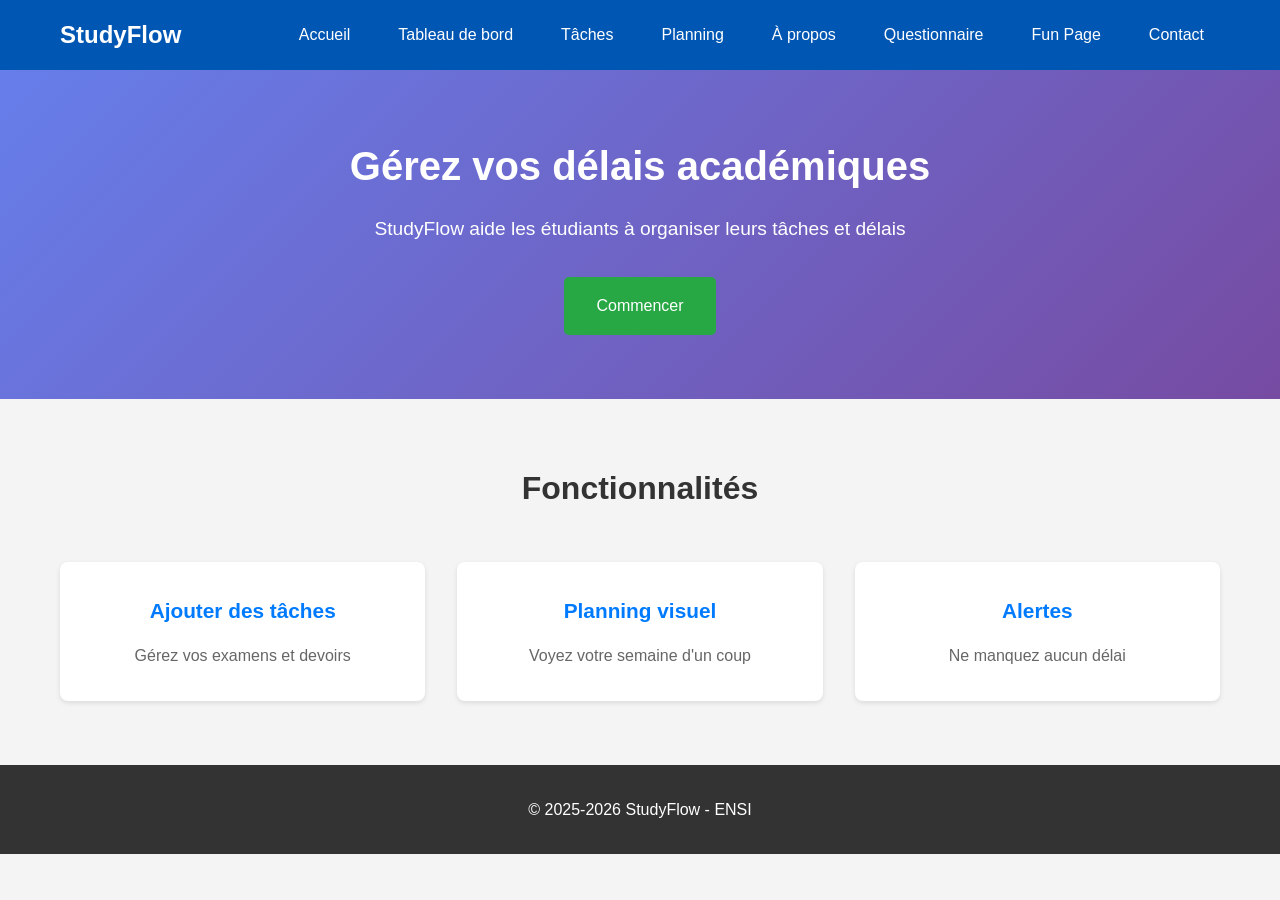
<file: index.html>
<!DOCTYPE html>
<html lang="fr">
<head>
    <meta charset="UTF-8">
    <meta name="viewport" content="width=device-width, initial-scale=1.0">
    <title>StudyFlow</title>
    <link rel="stylesheet" href="styles.css">
</head>
<body>
    <header>
        <nav>
            <h1>StudyFlow</h1>
            <ul>
                <li><a href="index.html">Accueil</a></li>
                <li><a href="dashboard.html">Tableau de bord</a></li>
                <li><a href="tasks.html">Tâches</a></li>
                <li><a href="planning.html">Planning</a></li>
                <li><a href="about.html">À propos</a></li>
                <li><a href="questionnaire.html">Questionnaire</a></li>
                <li><a href="funpage.html">Fun Page</a></li>
                <li><a href="contact.html">Contact</a></li>
            </ul>
        </nav>
    </header>

    <main>
        <section class="hero">
            <h2>Gérez vos délais académiques</h2>
            <p>StudyFlow aide les étudiants à organiser leurs tâches et délais</p>
            <a href="dashboard.html" class="btn">Commencer</a>
        </section>

        <section class="features">
            <h3>Fonctionnalités</h3>
            <div class="feature-grid">
                <div class="feature">
                    <h4>Ajouter des tâches</h4>
                    <p>Gérez vos examens et devoirs</p>
                </div>
                <div class="feature">
                    <h4>Planning visuel</h4>
                    <p>Voyez votre semaine d'un coup</p>
                </div>
                <div class="feature">
                    <h4>Alertes</h4>
                    <p>Ne manquez aucun délai</p>
                </div>
            </div>
        </section>
    </main>

    <footer>
        <p>&copy; 2025-2026 StudyFlow - ENSI</p>
    </footer>
</body>
</html>
</file>
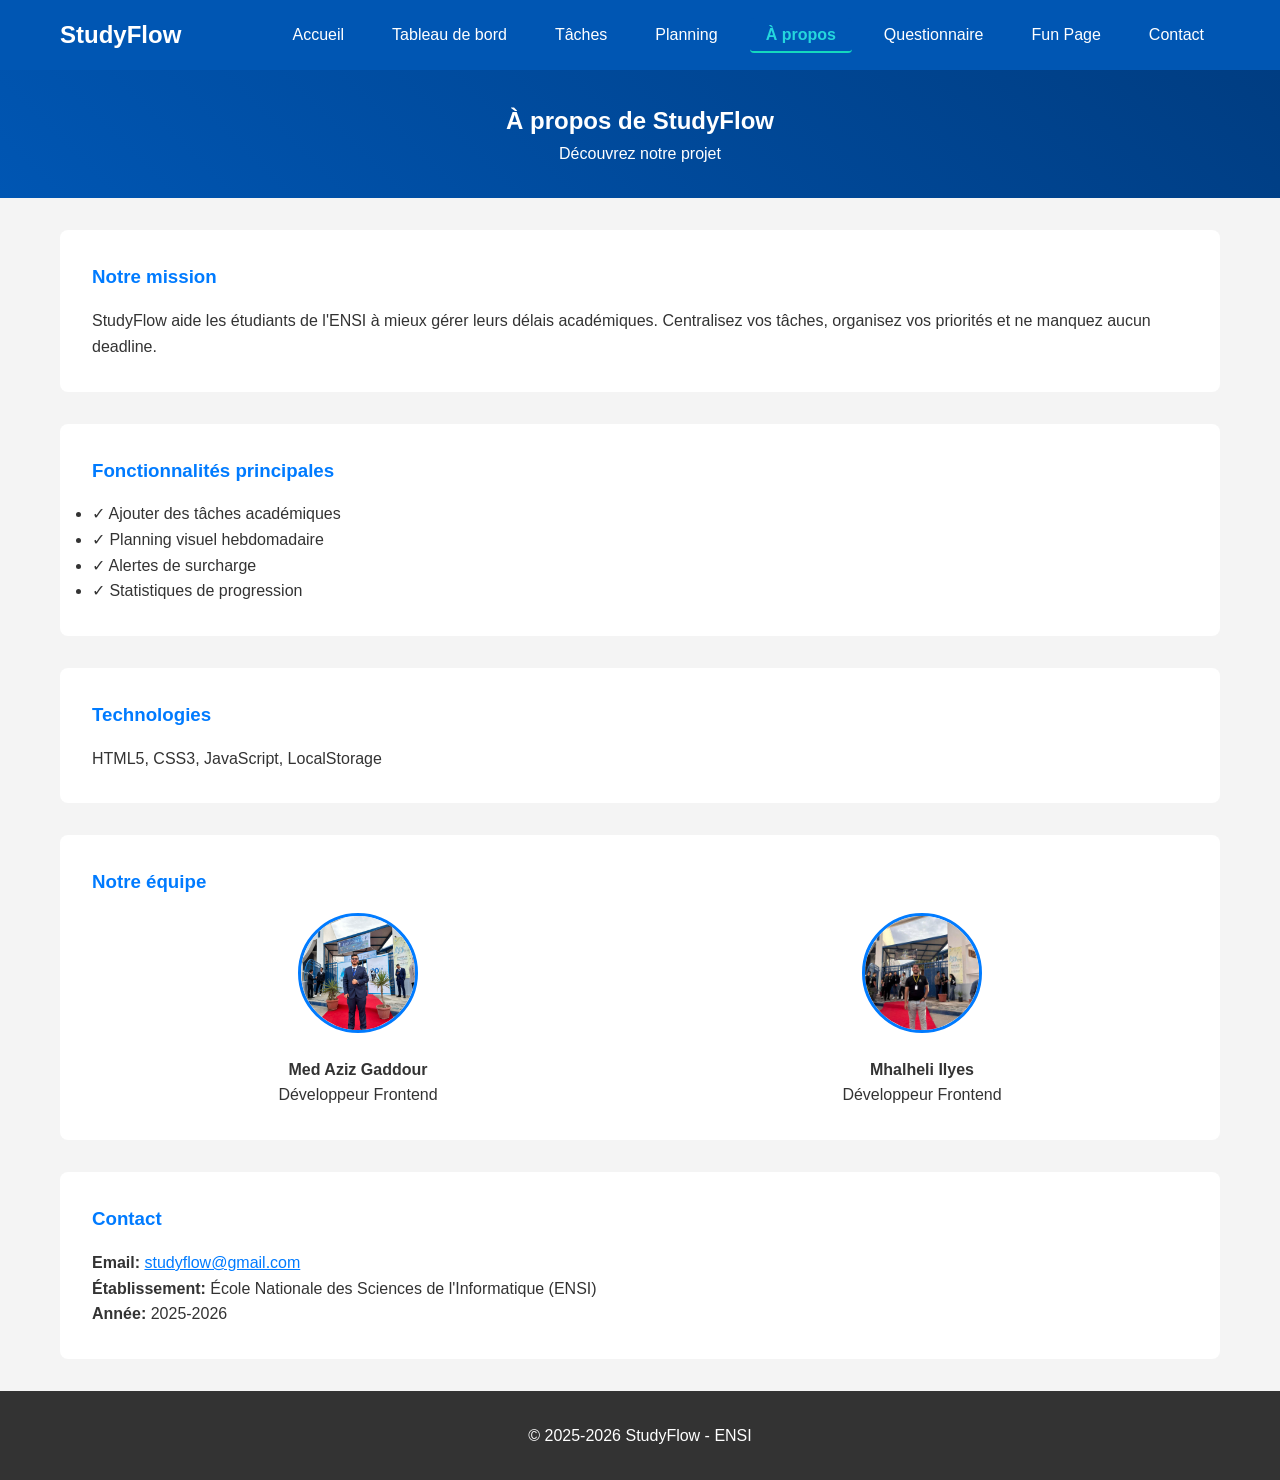
<file: about.html>
<!DOCTYPE html>
<html lang="fr">
<head>
    <meta charset="UTF-8">
    <meta name="viewport" content="width=device-width, initial-scale=1.0">
    <title>À propos - StudyFlow</title>
    <link rel="stylesheet" href="styles.css">
</head>
<body>
    <header>
        <nav>
            <h1>StudyFlow</h1>
            <ul>
                <li><a href="index.html">Accueil</a></li>
                <li><a href="dashboard.html">Tableau de bord</a></li>
                <li><a href="tasks.html">Tâches</a></li>
                <li><a href="planning.html">Planning</a></li>
                <li><a href="about.html" class="active">À propos</a></li>
                <li><a href="questionnaire.html">Questionnaire</a></li>
                <li><a href="funpage.html">Fun Page</a></li>
                <li><a href="contact.html">Contact</a></li>
            </ul>
        </nav>
    </header>

    <main>
        <section class="page-header about-header">
            <h2>À propos de StudyFlow</h2>
            <p>Découvrez notre projet</p>
        </section>

        <section style="max-width: 1200px; margin: 0 auto; padding: 2rem 20px;">
            <div style="background: white; padding: 2rem; border-radius: 8px; margin-bottom: 2rem;">
                <h3 style="color: #007bff; margin-bottom: 1rem;">Notre mission</h3>
                <p>StudyFlow aide les étudiants de l'ENSI à mieux gérer leurs délais académiques. Centralisez vos tâches, organisez vos priorités et ne manquez aucun deadline.</p>
            </div>

            <div style="background: white; padding: 2rem; border-radius: 8px; margin-bottom: 2rem;">
                <h3 style="color: #007bff; margin-bottom: 1rem;">Fonctionnalités principales</h3>
                <ul>
                    <li>✓ Ajouter des tâches académiques</li>
                    <li>✓ Planning visuel hebdomadaire</li>
                    <li>✓ Alertes de surcharge</li>
                    <li>✓ Statistiques de progression</li>
                </ul>
            </div>

            <div style="background: white; padding: 2rem; border-radius: 8px; margin-bottom: 2rem;">
                <h3 style="color: #007bff; margin-bottom: 1rem;">Technologies</h3>
                <p>HTML5, CSS3, JavaScript, LocalStorage</p>
            </div>

            <div style="background: white; padding: 2rem; border-radius: 8px; margin-bottom: 2rem;">
                <h3 style="color: #007bff; margin-bottom: 1rem;">Notre équipe</h3>
                <div style="display: grid; grid-template-columns: repeat(auto-fit, minmax(200px, 1fr)); gap: 2rem;">
                    <div style="text-align: center;">
                        <img src="d9499858-57db-439d-a750-3bfab9575778.jpg" alt="Med Aziz Gaddour" style="width: 120px; height: 120px; border-radius: 50%; object-fit: cover; margin: 0 auto 1rem; border: 3px solid #007bff;">
                        <h4>Med Aziz Gaddour</h4>
                        <p>Développeur Frontend</p>
                    </div>
                    <div style="text-align: center;">
                        <img src="ilyes.jpg" alt="Mhalheli Ilyes" style="width: 120px; height: 120px; border-radius: 50%; object-fit: cover; margin: 0 auto 1rem; border: 3px solid #007bff;">
                        <h4>Mhalheli Ilyes</h4>
                        <p>Développeur Frontend</p>
                    </div>
                </div>
            </div>

            <div style="background: white; padding: 2rem; border-radius: 8px;">
                <h3 style="color: #007bff; margin-bottom: 1rem;">Contact</h3>
                <p><strong>Email:</strong> <a href="mailto:studyflow@gmail.com" style="color: #007bff;">studyflow@gmail.com
                </a></p>
                <p><strong>Établissement:</strong> École Nationale des Sciences de l'Informatique (ENSI)</p>
                <p><strong>Année:</strong> 2025-2026</p>
            </div>
        </section>
    </main>

    <footer>
        <p>&copy; 2025-2026 StudyFlow - ENSI</p>
    </footer>
</body>
</html>
</file>
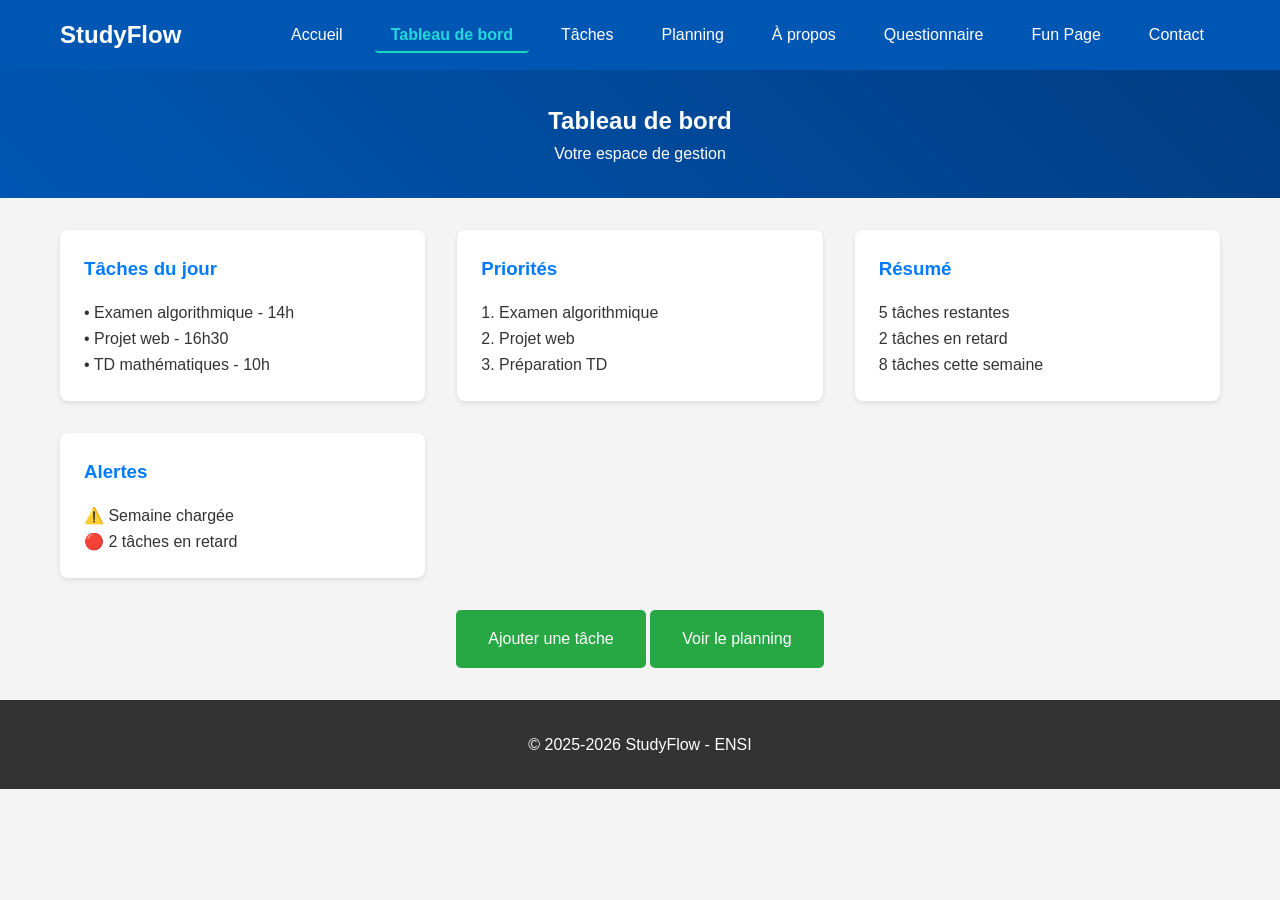
<file: dashboard.html>
<!DOCTYPE html>
<html lang="fr">
<head>
    <meta charset="UTF-8">
    <meta name="viewport" content="width=device-width, initial-scale=1.0">
    <title>Tableau de bord - StudyFlow</title>
    <link rel="stylesheet" href="styles.css">
</head>
<body>
    <header>
        <nav>
            <h1>StudyFlow</h1>
            <ul>
                <li><a href="index.html">Accueil</a></li>
                <li><a href="dashboard.html" class="active">Tableau de bord</a></li>
                <li><a href="tasks.html">Tâches</a></li>
                <li><a href="planning.html">Planning</a></li>
                <li><a href="about.html">À propos</a></li>
                <li><a href="questionnaire.html">Questionnaire</a></li>
                <li><a href="funpage.html">Fun Page</a></li>
                <li><a href="contact.html">Contact</a></li>
            </ul>
        </nav>
    </header>

    <main>
        <section class="dashboard-header dashboard-page-header">
            <h2>Tableau de bord</h2>
            <p>Votre espace de gestion</p>
        </section>

        <section class="dashboard-content">
            <div class="dashboard-grid">
                <div class="dashboard-card">
                    <h3>Tâches du jour</h3>
                    <p>• Examen algorithmique - 14h</p>
                    <p>• Projet web - 16h30</p>
                    <p>• TD mathématiques - 10h</p>
                </div>

                <div class="dashboard-card">
                    <h3>Priorités</h3>
                    <p>1. Examen algorithmique</p>
                    <p>2. Projet web</p>
                    <p>3. Préparation TD</p>
                </div>

                <div class="dashboard-card">
                    <h3>Résumé</h3>
                    <p>5 tâches restantes</p>
                    <p>2 tâches en retard</p>
                    <p>8 tâches cette semaine</p>
                </div>

                <div class="dashboard-card">
                    <h3>Alertes</h3>
                    <p>⚠️ Semaine chargée</p>
                    <p>🔴 2 tâches en retard</p>
                </div>
            </div>

            <div style="text-align: center; margin-top: 2rem;">
                <a href="tasks.html" class="btn">Ajouter une tâche</a>
                <a href="planning.html" class="btn">Voir le planning</a>
            </div>
        </section>
    </main>

    <footer>
        <p>&copy; 2025-2026 StudyFlow - ENSI</p>
    </footer>
</body>
</html>
</file>
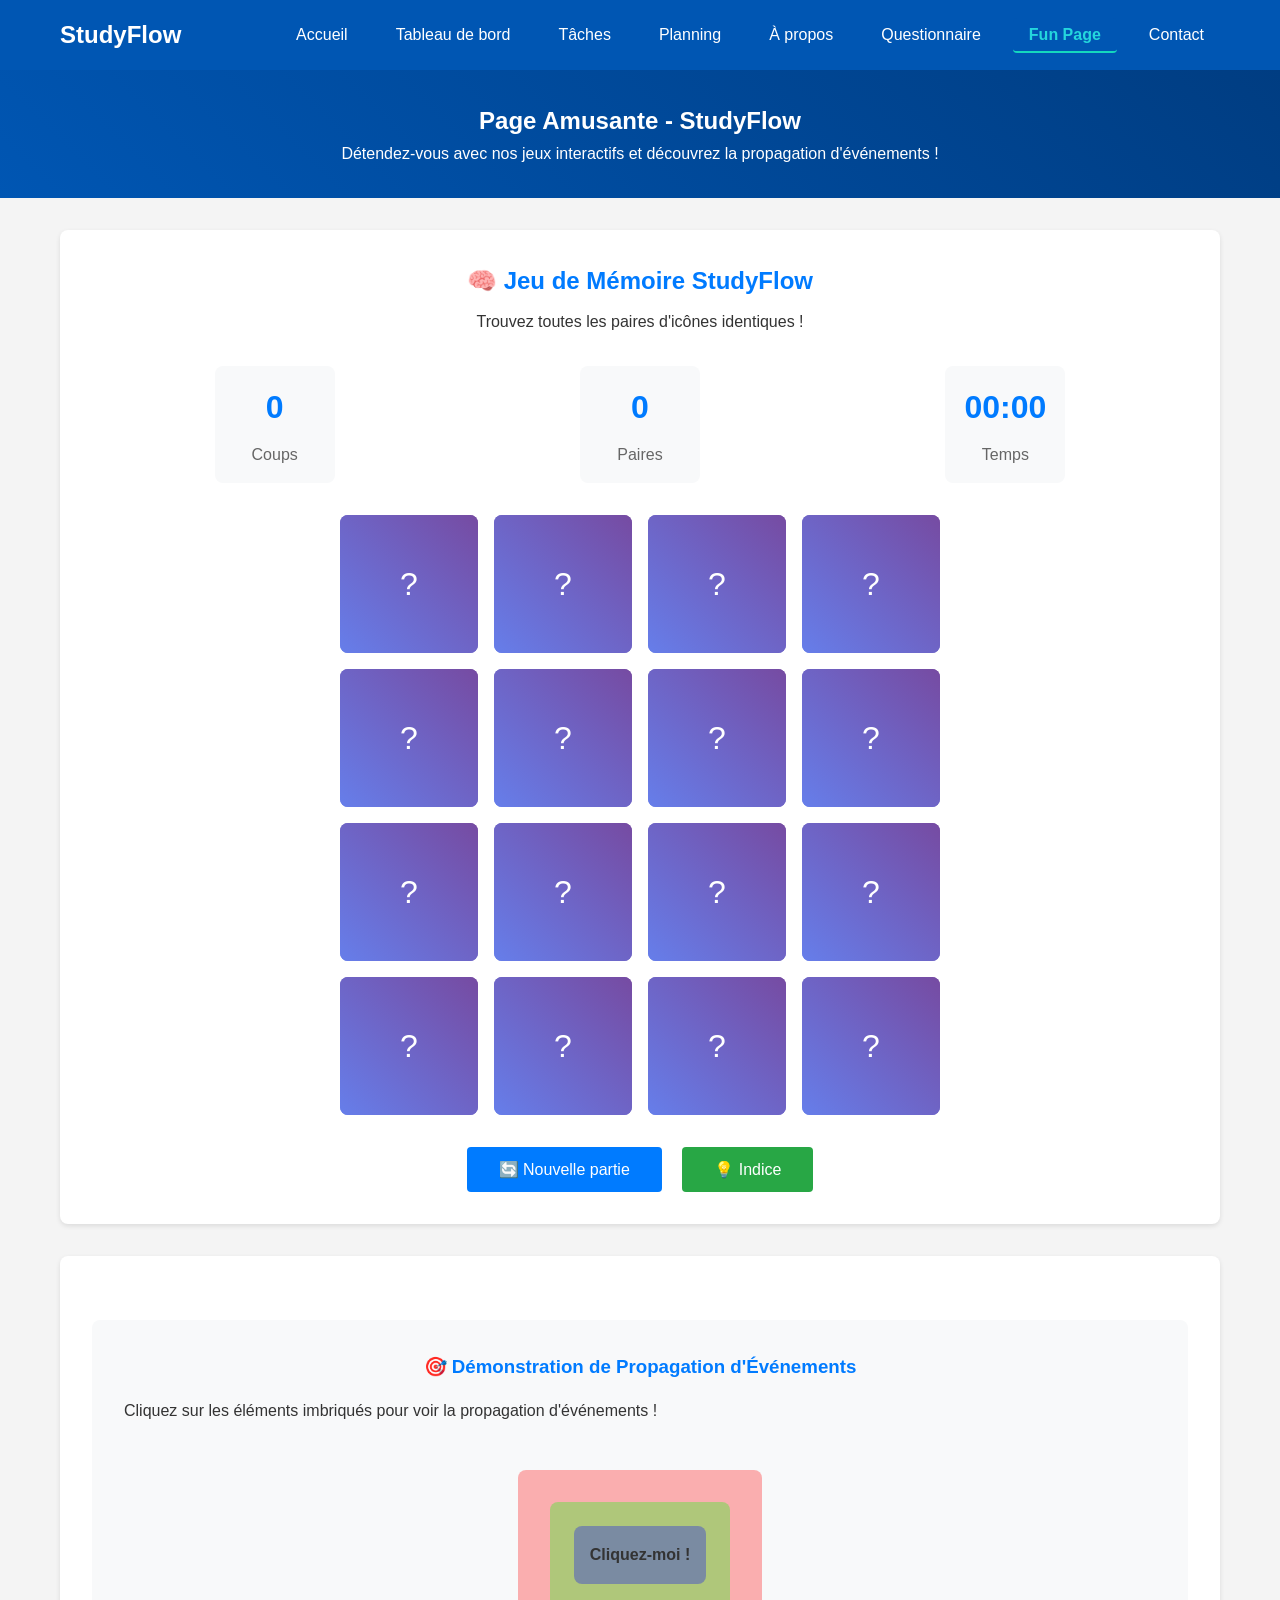
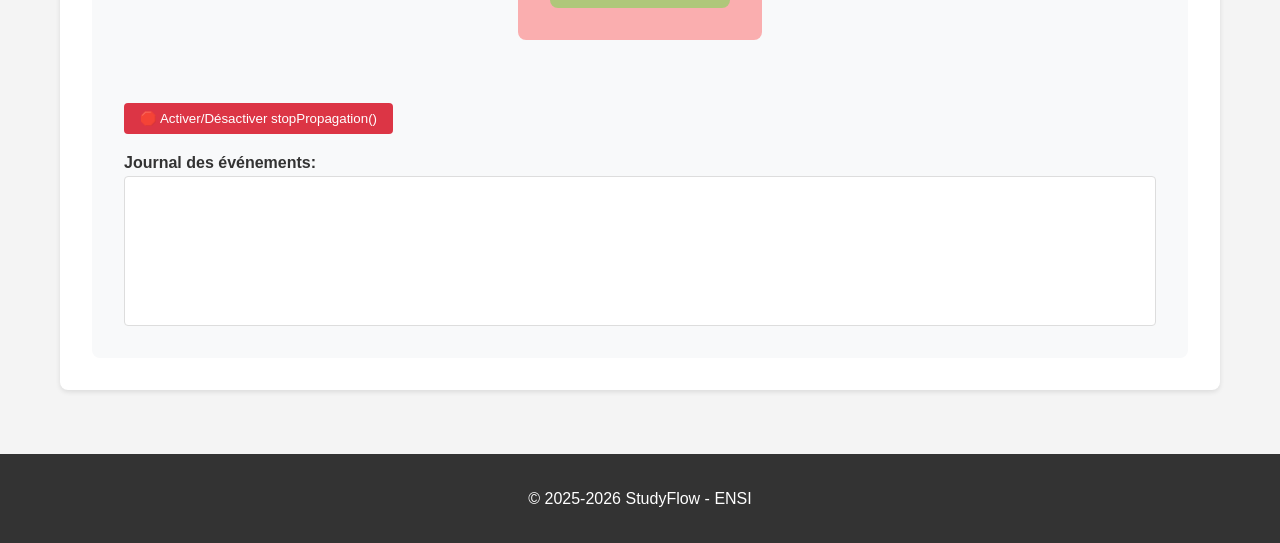
<file: funpage.html>
<!DOCTYPE html>
<html lang="fr">
<head>
    <meta charset="UTF-8">
    <meta name="viewport" content="width=device-width, initial-scale=1.0">
    <title>Fun Page - StudyFlow</title>
    <link rel="stylesheet" href="styles.css">
    <style>
        .fun-container {
            max-width: 1200px;
            margin: 0 auto;
            padding: 2rem 20px;
        }
        
        .game-section {
            background: white;
            padding: 2rem;
            border-radius: 8px;
            box-shadow: 0 2px 5px rgba(0,0,0,0.1);
            margin-bottom: 2rem;
        }
        
        .game-header {
            text-align: center;
            margin-bottom: 2rem;
        }
        
        .game-header h2 {
            color: #007bff;
            margin-bottom: 0.5rem;
        }
        
        .memory-game {
            display: grid;
            grid-template-columns: repeat(4, 1fr);
            gap: 1rem;
            max-width: 600px;
            margin: 0 auto;
        }
        
        .memory-card {
            aspect-ratio: 1;
            background: linear-gradient(45deg, #667eea, #764ba2);
            border-radius: 8px;
            cursor: pointer;
            position: relative;
            transform-style: preserve-3d;
            transition: transform 0.6s;
            min-height: 100px;
        }
        
        .memory-card.flipped {
            transform: rotateY(180deg);
        }
        
        .memory-card.matched {
            background: linear-gradient(45deg, #28a745, #20c997);
            animation: matchPulse 0.6s ease;
        }
        
        @keyframes matchPulse {
            0% { transform: scale(1) rotateY(180deg); }
            50% { transform: scale(1.1) rotateY(180deg); }
            100% { transform: scale(1) rotateY(180deg); }
        }
        
        .card-front,
        .card-back {
            position: absolute;
            width: 100%;
            height: 100%;
            backface-visibility: hidden;
            display: flex;
            align-items: center;
            justify-content: center;
            font-size: 2rem;
            border-radius: 8px;
        }
        
        .card-front {
            background: linear-gradient(45deg, #667eea, #764ba2);
            color: white;
        }
        
        .card-back {
            background: white;
            border: 2px solid #007bff;
            transform: rotateY(180deg);
        }
        
        .game-stats {
            display: flex;
            justify-content: space-around;
            margin-bottom: 2rem;
            text-align: center;
        }
        
        .stat-item {
            background: #f8f9fa;
            padding: 1rem;
            border-radius: 8px;
            min-width: 120px;
        }
        
        .stat-value {
            font-size: 2rem;
            font-weight: bold;
            color: #007bff;
        }
        
        .stat-label {
            color: #666;
            margin-top: 0.5rem;
        }
        
        .game-controls {
            text-align: center;
            margin-top: 2rem;
        }
        
        .btn {
            background: #007bff;
            color: white;
            padding: 0.8rem 2rem;
            border: none;
            border-radius: 4px;
            cursor: pointer;
            font-size: 1rem;
            transition: background-color 0.3s;
            margin: 0 0.5rem;
        }
        
        .btn:hover {
            background: #0056b3;
        }
        
        .btn-success {
            background: #28a745;
        }
        
        .btn-success:hover {
            background: #218838;
        }
        
        .event-demo {
            background: #f8f9fa;
            padding: 2rem;
            border-radius: 8px;
            margin-top: 2rem;
        }
        
        .event-demo h3 {
            color: #007bff;
            margin-bottom: 1rem;
            text-align: center;
        }
        
        .nested-elements {
            display: flex;
            justify-content: center;
            align-items: center;
            min-height: 200px;
            margin: 2rem 0;
        }
        
        .outer-div {
            background: rgba(255, 0, 0, 0.3);
            padding: 2rem;
            border-radius: 8px;
            cursor: pointer;
            transition: background-color 0.3s;
        }
        
        .middle-div {
            background: rgba(0, 255, 0, 0.3);
            padding: 1.5rem;
            border-radius: 8px;
            cursor: pointer;
            transition: background-color 0.3s;
        }
        
        .inner-div {
            background: rgba(0, 0, 255, 0.3);
            padding: 1rem;
            border-radius: 8px;
            cursor: pointer;
            transition: background-color 0.3s;
            text-align: center;
            font-weight: bold;
        }
        
        .event-log {
            background: white;
            border: 1px solid #ddd;
            border-radius: 4px;
            padding: 1rem;
            height: 150px;
            overflow-y: auto;
            font-family: monospace;
            font-size: 0.9rem;
        }
        
        .stop-propagation-btn {
            background: #dc3545;
            color: white;
            padding: 0.5rem 1rem;
            border: none;
            border-radius: 4px;
            cursor: pointer;
            margin: 1rem 0;
        }
        
        .stop-propagation-btn:hover {
            background: #c82333;
        }
        
        .win-message {
            position: fixed;
            top: 50%;
            left: 50%;
            transform: translate(-50%, -50%);
            background: white;
            padding: 2rem;
            border-radius: 8px;
            box-shadow: 0 4px 20px rgba(0,0,0,0.3);
            text-align: center;
            z-index: 1000;
            display: none;
        }
        
        .win-message.show {
            display: block;
            animation: bounceIn 0.6s ease;
        }
        
        @keyframes bounceIn {
            0% { transform: translate(-50%, -50%) scale(0); }
            50% { transform: translate(-50%, -50%) scale(1.1); }
            100% { transform: translate(-50%, -50%) scale(1); }
        }
        
        .overlay {
            position: fixed;
            top: 0;
            left: 0;
            width: 100%;
            height: 100%;
            background: rgba(0,0,0,0.5);
            z-index: 999;
            display: none;
        }
        
        .overlay.show {
            display: block;
        }
    </style>
</head>
<body>
    <header>
        <nav>
            <h1>StudyFlow</h1>
            <ul>
                <li><a href="index.html">Accueil</a></li>
                <li><a href="dashboard.html">Tableau de bord</a></li>
                <li><a href="tasks.html">Tâches</a></li>
                <li><a href="planning.html">Planning</a></li>
                <li><a href="about.html">À propos</a></li>
                <li><a href="questionnaire.html">Questionnaire</a></li>
                <li><a href="funpage.html" class="active">Fun Page</a></li>
                <li><a href="contact.html">Contact</a></li>
            </ul>
        </nav>
    </header>

    <main>
        <section class="page-header funpage-header">
            <h2>Page Amusante - StudyFlow</h2>
            <p>Détendez-vous avec nos jeux interactifs et découvrez la propagation d'événements !</p>
        </section>

        <div class="fun-container">
            <!-- Jeu de mémoire -->
            <section class="game-section">
                <div class="game-header">
                    <h2>🧠 Jeu de Mémoire StudyFlow</h2>
                    <p>Trouvez toutes les paires d'icônes identiques !</p>
                </div>

                <div class="game-stats">
                    <div class="stat-item">
                        <div class="stat-value" id="moves">0</div>
                        <div class="stat-label">Coups</div>
                    </div>
                    <div class="stat-item">
                        <div class="stat-value" id="matches">0</div>
                        <div class="stat-label">Paires</div>
                    </div>
                    <div class="stat-item">
                        <div class="stat-value" id="timer">00:00</div>
                        <div class="stat-label">Temps</div>
                    </div>
                </div>

                <div class="memory-game" id="memoryGame">
                    <!-- Les cartes seront générées par JavaScript -->
                </div>

                <div class="game-controls">
                    <button class="btn" onclick="resetGame()">🔄 Nouvelle partie</button>
                    <button class="btn btn-success" onclick="showHint()">💡 Indice</button>
                </div>
            </section>

            <!-- Démonstration de propagation d'événements -->
            <section class="game-section">
                <div class="event-demo">
                    <h3>🎯 Démonstration de Propagation d'Événements</h3>
                    <p>Cliquez sur les éléments imbriqués pour voir la propagation d'événements !</p>
                    
                    <div class="nested-elements">
                        <div class="outer-div" id="outerDiv">
                            <div class="middle-div" id="middleDiv">
                                <div class="inner-div" id="innerDiv">
                                    Cliquez-moi !
                                </div>
                            </div>
                        </div>
                    </div>

                    <button class="stop-propagation-btn" id="stopPropagationBtn">
                        🛑 Activer/Désactiver stopPropagation()
                    </button>

                    <h4>Journal des événements:</h4>
                    <div class="event-log" id="eventLog"></div>
                </div>
            </section>
        </div>
    </main>

    <!-- Message de victoire -->
    <div class="overlay" id="overlay"></div>
    <div class="win-message" id="winMessage">
        <h2>🎉 Félicitations !</h2>
        <p>Vous avez trouvé toutes les paires en <span id="finalMoves">0</span> coups et <span id="finalTime">00:00</span> !</p>
        <button class="btn" onclick="closeWinMessage()">Continuer</button>
    </div>

    <footer>
        <p>&copy; 2025-2026 StudyFlow - ENSI</p>
    </footer>

    <script src="funpage.js"></script>
</body>
</html>
</file>
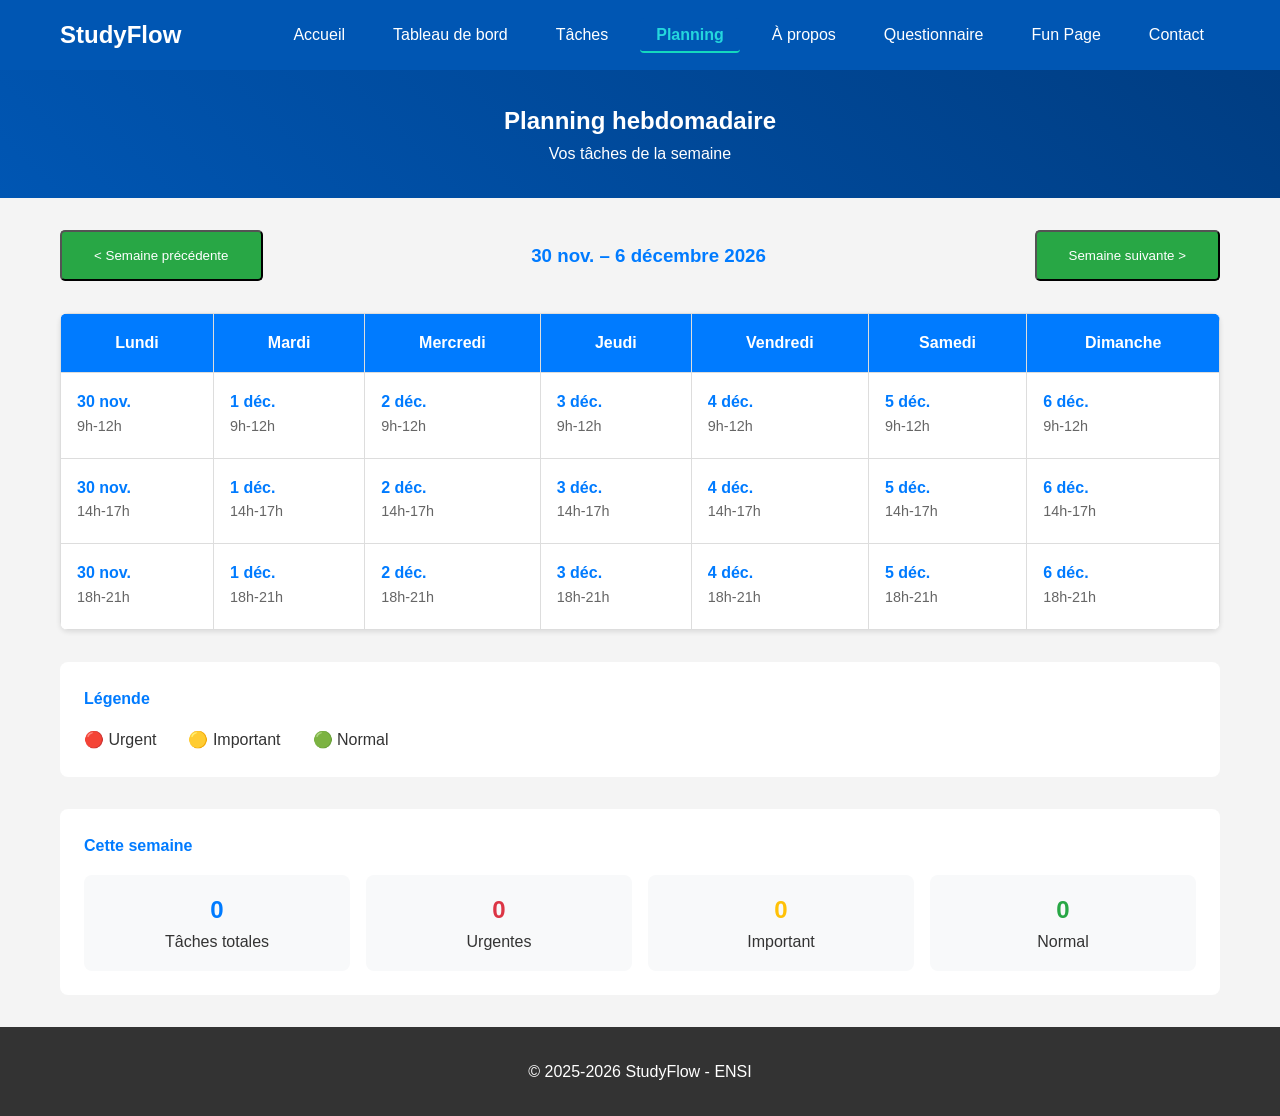
<file: planning.html>
<!DOCTYPE html>
<html lang="fr">
<head>
    <meta charset="UTF-8">
    <meta name="viewport" content="width=device-width, initial-scale=1.0">
    <title>Planning - StudyFlow</title>
    <link rel="stylesheet" href="styles.css">
</head>
<body>
    <header>
        <nav>
            <h1>StudyFlow</h1>
            <ul>
                <li><a href="index.html">Accueil</a></li>
                <li><a href="dashboard.html">Tableau de bord</a></li>
                <li><a href="tasks.html">Tâches</a></li>
                <li><a href="planning.html" class="active">Planning</a></li>
                <li><a href="about.html">À propos</a></li>
                <li><a href="questionnaire.html">Questionnaire</a></li>
                <li><a href="funpage.html">Fun Page</a></li>
                <li><a href="contact.html">Contact</a></li>
            </ul>
        </nav>
    </header>

    <main>
        <section class="page-header planning-header">
            <h2>Planning hebdomadaire</h2>
            <p>Vos tâches de la semaine</p>
        </section>

        <section style="max-width: 1200px; margin: 0 auto; padding: 2rem 20px;">
            <div style="display: flex; justify-content: space-between; align-items: center; margin-bottom: 2rem; flex-wrap: wrap; gap: 1rem;">
                <button class="btn">&lt; Semaine précédente</button>
                <h3 style="color: #007bff; margin: 0;">28 Février - 6 Mars 2026</h3>
                <button class="btn">Semaine suivante &gt;</button>
            </div>

            <!-- Tableau avec fusions de cellules -->
            <table class="calendar-table" style="width: 100%; border-collapse: collapse; background: white; border-radius: 8px; overflow: hidden; box-shadow: 0 2px 5px rgba(0,0,0,0.1);">
                <thead>
                    <tr style="background: #007bff; color: white;">
                        <th style="padding: 1rem; border: 1px solid #ddd;">Lundi</th>
                        <th style="padding: 1rem; border: 1px solid #ddd;">Mardi</th>
                        <th style="padding: 1rem; border: 1px solid #ddd;">Mercredi</th>
                        <th style="padding: 1rem; border: 1px solid #ddd;">Jeudi</th>
                        <th style="padding: 1rem; border: 1px solid #ddd;">Vendredi</th>
                        <th style="padding: 1rem; border: 1px solid #ddd;">Samedi</th>
                        <th style="padding: 1rem; border: 1px solid #ddd;">Dimanche</th>
                    </tr>
                </thead>

                <tbody>
                    <!-- Matin -->
                    <tr>
                        <td class="split-cell" style="padding: 1rem; border: 1px solid #ddd; vertical-align: top;">
                            <div class="cell-date" style="font-weight: bold; color: #007bff;">28 Fév</div>
                            <div class="cell-hours" style="color: #666; font-size: 0.9rem;">9h-12h</div>
                            <div class="cell-content">Examen algo<br>TD maths</div>
                        </td>

                        <td class="split-cell" style="padding: 1rem; border: 1px solid #ddd; vertical-align: top;">
                            <div class="cell-date" style="font-weight: bold; color: #007bff;">1 Mar</div>
                            <div class="cell-hours" style="color: #666; font-size: 0.9rem;">9h-12h</div>
                            <div class="cell-content">TD maths</div>
                        </td>

                        <td class="split-cell" style="padding: 1rem; border: 1px solid #ddd; vertical-align: top;">
                            <div class="cell-date" style="font-weight: bold; color: #007bff;">2 Mar</div>
                            <div class="cell-hours" style="color: #666; font-size: 0.9rem;">9h-12h</div>
                        </td>

                        <td class="split-cell" style="padding: 1rem; border: 1px solid #ddd; vertical-align: top;">
                            <div class="cell-date" style="font-weight: bold; color: #007bff;">3 Mar</div>
                            <div class="cell-hours" style="color: #666; font-size: 0.9rem;">9h-12h</div>
                            <div class="cell-content">Révision web</div>
                        </td>

                        <td class="split-cell" style="padding: 1rem; border: 1px solid #ddd; vertical-align: top;">
                            <div class="cell-date" style="font-weight: bold; color: #007bff;">4 Mar</div>
                            <div class="cell-hours" style="color: #666; font-size: 0.9rem;">9h-12h</div>
                        </td>

                        <td class="split-cell" style="padding: 1rem; border: 1px solid #ddd; vertical-align: top;">
                            <div class="cell-date" style="font-weight: bold; color: #007bff;">5 Mar</div>
                            <div class="cell-hours" style="color: #666; font-size: 0.9rem;">9h-12h</div>
                        </td>

                        <td class="split-cell" style="padding: 1rem; border: 1px solid #ddd; vertical-align: top;">
                            <div class="cell-date" style="font-weight: bold; color: #007bff;">6 Mar</div>
                            <div class="cell-hours" style="color: #666; font-size: 0.9rem;">9h-12h</div>
                        </td>
                    </tr>

                    <!-- Après-midi -->
                    <tr>
                        <td class="split-cell" style="padding: 1rem; border: 1px solid #ddd; vertical-align: top;">
                            <div class="cell-date" style="font-weight: bold; color: #007bff;">28 Fév</div>
                            <div class="cell-hours" style="color: #666; font-size: 0.9rem;">14h-17h</div>
                            <div class="cell-content">Examen algo</div>
                        </td>

                        <td class="split-cell" style="padding: 1rem; border: 1px solid #ddd; vertical-align: top;">
                            <div class="cell-date" style="font-weight: bold; color: #007bff;">1 Mar</div>
                            <div class="cell-hours" style="color: #666; font-size: 0.9rem;">14h-17h</div>
                            <div class="cell-content">Projet web</div>
                        </td>

                        <td class="split-cell" style="padding: 1rem; border: 1px solid #ddd; vertical-align: top;">
                            <div class="cell-date" style="font-weight: bold; color: #007bff;">2 Mar</div>
                            <div class="cell-hours" style="color: #666; font-size: 0.9rem;">14h-17h</div>
                        </td>

                        <td class="split-cell" rowspan="2" style="padding: 1rem; border: 1px solid #ddd; vertical-align: top; background: #e3f2fd;">
                            <div class="cell-date" style="font-weight: bold; color: #007bff;">3 Mar</div>
                            <div class="cell-hours" style="color: #666; font-size: 0.9rem;">14h-21h</div>
                            <div class="cell-content">Recherche</div>
                        </td>

                        <td class="split-cell" colspan="2" style="padding: 1rem; border: 1px solid #ddd; vertical-align: top; background: #fff3cd;">
                            <div class="cell-date" style="font-weight: bold; color: #007bff;">4 Mar/5 Mar</div>
                            <div class="cell-hours" style="color: #666; font-size: 0.9rem;">14h-17h</div>
                            <div class="cell-content">Présentation</div>
                        </td>

                        <td class="split-cell" style="padding: 1rem; border: 1px solid #ddd; vertical-align: top;">
                            <div class="cell-date" style="font-weight: bold; color: #007bff;">6 Mar</div>
                            <div class="cell-hours" style="color: #666; font-size: 0.9rem;">14h-17h</div>
                            <div class="cell-content">Deadline web</div>
                        </td>
                    </tr>

                    <!-- Soir -->
                    <tr>
                        <td class="split-cell" style="padding: 1rem; border: 1px solid #ddd; vertical-align: top;">
                            <div class="cell-date" style="font-weight: bold; color: #007bff;">28 Fév</div>
                            <div class="cell-hours" style="color: #666; font-size: 0.9rem;">18h-21h</div>
                            <div class="cell-content">Révisions</div>
                        </td>

                        <td class="split-cell" style="padding: 1rem; border: 1px solid #ddd; vertical-align: top;">
                            <div class="cell-date" style="font-weight: bold; color: #007bff;">1 Mar</div>
                            <div class="cell-hours" style="color: #666; font-size: 0.9rem;">18h-21h</div>
                        </td>

                        <td class="split-cell" style="padding: 1rem; border: 1px solid #ddd; vertical-align: top;">
                            <div class="cell-date" style="font-weight: bold; color: #007bff;">2 Mar</div>
                            <div class="cell-hours" style="color: #666; font-size: 0.9rem;">18h-21h</div>
                            <div class="cell-content">TD à finir</div>
                        </td>

                        <td class="split-cell" style="padding: 1rem; border: 1px solid #ddd; vertical-align: top;">
                            <div class="cell-date" style="font-weight: bold; color: #007bff;">4 Mar</div>
                            <div class="cell-hours" style="color: #666; font-size: 0.9rem;">18h-21h</div>
                            <div class="cell-content">Préparation</div>
                        </td>

                        <td class="split-cell" style="padding: 1rem; border: 1px solid #ddd; vertical-align: top;">
                            <div class="cell-date" style="font-weight: bold; color: #007bff;">5 Mar</div>
                            <div class="cell-hours" style="color: #666; font-size: 0.9rem;">18h-21h</div>
                        </td>

                        <td class="split-cell" style="padding: 1rem; border: 1px solid #ddd; vertical-align: top;">
                            <div class="cell-date" style="font-weight: bold; color: #007bff;">6 Mar</div>
                            <div class="cell-hours" style="color: #666; font-size: 0.9rem;">18h-21h</div>
                        </td>
                    </tr>
                </tbody>
            </table>

            <!-- Légende simple -->
            <div style="background: white; padding: 1.5rem; border-radius: 8px; margin-top: 2rem;">
                <h4 style="color: #007bff; margin-bottom: 1rem;">Légende</h4>
                <div style="display: flex; gap: 2rem; flex-wrap: wrap;">
                    <div>🔴 Urgent</div>
                    <div>🟡 Important</div>
                    <div>🟢 Normal</div>
                </div>
            </div>

            <!-- Statistiques simples -->
            <div style="background: white; padding: 1.5rem; border-radius: 8px; margin-top: 2rem;">
                <h4 style="color: #007bff; margin-bottom: 1rem;">Cette semaine</h4>
                <div style="display: grid; grid-template-columns: repeat(auto-fit, minmax(150px, 1fr)); gap: 1rem;">
                    <div style="text-align: center; padding: 1rem; background: #f8f9fa; border-radius: 8px;">
                        <div style="font-size: 1.5rem; font-weight: bold; color: #007bff;">12</div>
                        <div>Tâches totales</div>
                    </div>
                    <div style="text-align: center; padding: 1rem; background: #f8f9fa; border-radius: 8px;">
                        <div style="font-size: 1.5rem; font-weight: bold; color: #dc3545;">3</div>
                        <div>Urgentes</div>
                    </div>
                    <div style="text-align: center; padding: 1rem; background: #f8f9fa; border-radius: 8px;">
                        <div style="font-size: 1.5rem; font-weight: bold; color: #ffc107;">4</div>
                        <div>Important</div>
                    </div>
                    <div style="text-align: center; padding: 1rem; background: #f8f9fa; border-radius: 8px;">
                        <div style="font-size: 1.5rem; font-weight: bold; color: #28a745;">5</div>
                        <div>Normal</div>
                    </div>
                </div>
            </div>
        </section>
    </main>
    <script src = "planning (1).js"></script>

    <footer>
        <p>&copy; 2025-2026 StudyFlow - ENSI</p>
    </footer>
</body>
</html>
</file>
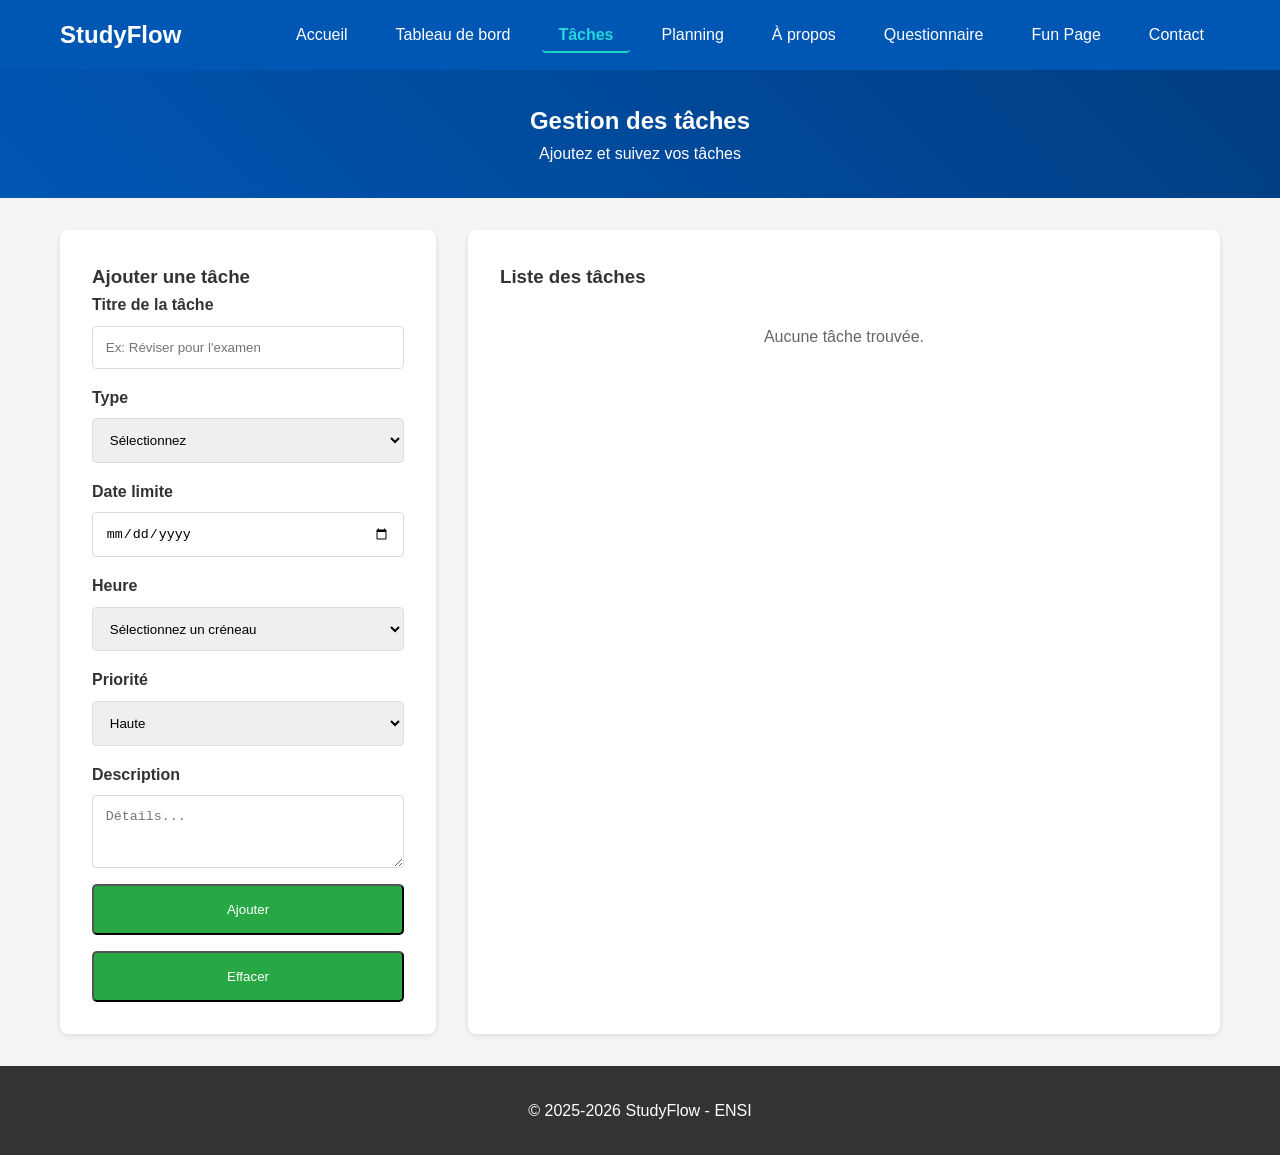
<file: tasks.html>
<!DOCTYPE html>
<html lang="fr">
<head>
    <meta charset="UTF-8">
    <meta name="viewport" content="width=device-width, initial-scale=1.0">
    <title>Tâches - StudyFlow</title>
    <link rel="stylesheet" href="styles.css">
</head>
<body>
    <header>
        <nav>
            <h1>StudyFlow</h1>
            <ul>
                <li><a href="index.html">Accueil</a></li>
                <li><a href="dashboard.html">Tableau de bord</a></li>
                <li><a href="tasks.html" class="active">Tâches</a></li>
                <li><a href="planning.html">Planning</a></li>
                <li><a href="about.html">À propos</a></li>
                <li><a href="questionnaire.html">Questionnaire</a></li>
                <li><a href="funpage.html">Fun Page</a></li>
                <li><a href="contact.html">Contact</a></li>
            </ul>
        </nav>
    </header>

    <main>
        <section class="page-header tasks-header">
            <h2>Gestion des tâches</h2>
            <p>Ajoutez et suivez vos tâches</p>
        </section>

        <section class="tasks-layout">
            <div class="form-section">
                <h3>Ajouter une tâche</h3>
                <form action="https://httpbin.org/get" method="GET" class="task-form">
                    <div class="form-group">
                        <label>Titre de la tâche</label>
                        <input type="text" name="title" placeholder="Ex: Réviser pour l'examen" required>
                    </div>

                    <div class="form-group">
                        <label>Type</label>
                        <select name="type" required>
                            <option value="">Sélectionnez</option>
                            <option value="examen">Examen</option>
                            <option value="devoir">Devoir</option>
                            <option value="projet">Projet</option>
                        </select>
                    </div>

                    <div class="form-group">
                        <label>Date limite</label>
                        <input type="date" name="date" required>
                    </div>

                    <div class="form-group">
                        <label>Heure</label>
                        <input type="time" name="time">
                    </div>

                    <div class="form-group">
                        <label>Priorité</label>
                        <select name="priority" required>
                            <option value="haute">Haute</option>
                            <option value="moyenne">Moyenne</option>
                            <option value="basse">Basse</option>
                        </select>
                    </div>

                    <div class="form-group">
                        <label>Description</label>
                        <textarea name="description" rows="3" placeholder="Détails..."></textarea>
                    </div>

                    <button type="submit" class="btn">Ajouter</button>
                    <button type="reset" class="btn">Effacer</button>
                </form>
            </div>

            <div class="tasks-list-section">
                <h3>Liste des tâches</h3>

                
                </div>
            </div>
        </section>
    </main>
    <script src="tasks (1).js"></script>
    <footer>
        <p>&copy; 2025-2026 StudyFlow - ENSI</p>
    </footer>
</body>
</html>
</file>
<file: styles.css>
/* Styles simples et minimalistes */
* {
    margin: 0;
    padding: 0;
    box-sizing: border-box;
}

body {
    font-family: Arial, sans-serif;
    line-height: 1.6;
    color: #333;
    background-color: #f4f4f4;
}

/* Navigation */
header {
    background: #0056b3;
    color: white;
    padding: 1rem 0;    
}


nav {
    max-width: 1200px;
    margin: 0 auto;
    padding: 0 20px;
    display: flex;
    justify-content: space-between;
    align-items: center;
}

nav h1 {
    font-size: 1.5rem;
}

nav ul {
    list-style: none;
    display: flex;
    gap: 1rem;
}

nav a {
    color: white;
    text-decoration: none;
    padding: 0.5rem 1rem;
    border-radius: 4px;
    transition: background-color 0.3s;
}

nav a:hover, nav a.active {
    background-color: #0056b3;
}

/* Bannière animée*/
.animated-banner {
    background: linear-gradient(45deg, #0056b3, #003d82);
    color: white;
    padding: 1.5rem;
    text-align: center;
    overflow: hidden;
}

.banner-content {
    font-size: 1.2rem;
    font-weight: bold;
    white-space: nowrap;
    animation: fadeIn 4s ease-in-out;
}

@keyframes fadeIn {
    0% { opacity: 0; }
    100% { opacity: 1; }
} 

/* Galerie d'images */
.image-gallery {
    max-width: 1200px;
    margin: 2rem auto;
    padding: 0 20px;
    text-align: center;
}

.gallery-container {
    position: relative;
    display: inline-block;
    margin: 1rem 0;
}

.gallery-container img {
    width: 600px;
    height: 400px;
    object-fit: cover;
    border-radius: 8px;
    box-shadow: 0 4px 8px rgba(0,0,0,0.2);
    transition: transform 0.3s ease;
}

.gallery-container img:hover {
    transform: scale(1.05);
}

.gallery-controls {
    display: flex;
    justify-content: center; /* centrer les boutons */
    gap: 1rem; /* espace entre les boutons */
    margin-top: 1rem;
}

.gallery-btn {
    background-color: #28a745; /* vert moderne */
    color: white;
    border: none;
    padding: 0.6rem 1.2rem;
    font-size: 1.2rem;
    border-radius: 8px; /* coins arrondis */
    cursor: pointer;
    transition: all 0.3s ease;
    box-shadow: 0 4px 6px rgba(0,0,0,0.2);
}

.gallery-btn:hover {
    background-color: #218838; /* vert foncé au survol */
    transform: translateY(-2px); /* petit effet flottant */
    box-shadow: 0 6px 8px rgba(0,0,0,0.3);
}

.gallery-btn:active {
    transform: translateY(1px);
    box-shadow: 0 3px 5px rgba(0,0,0,0.2);
}

.hero {
    background: linear-gradient(135deg, #667eea 0%, #764ba2 100%);
    color: white;
    text-align: center;
    padding: 4rem 0;
}

.hero h2 {
    font-size: 2.5rem;
    margin-bottom: 1rem;
}

.hero p {
    font-size: 1.2rem;
    margin-bottom: 2rem;
    max-width: 600px;
    margin-left: auto;
    margin-right: auto;
}

.btn {
    display: inline-block;
    background: #28a745;
    color: white;
    padding: 1rem 2rem;
    text-decoration: none;
    border-radius: 5px;
    transition: background-color 0.3s;
}

.btn:hover {
    background: #218838;
}

.features {
    padding: 4rem 0;
    max-width: 1200px;
    margin: 0 auto;
    padding-left: 20px;
    padding-right: 20px;
}

.features h3 {
    text-align: center;
    font-size: 2rem;
    margin-bottom: 3rem;
    color: #333;
}

.feature-grid {
    display: grid;
    grid-template-columns: repeat(auto-fit, minmax(300px, 1fr));
    gap: 2rem;
}

.feature {
    background: white;
    padding: 2rem;
    border-radius: 8px;
    box-shadow: 0 2px 5px rgba(0,0,0,0.1);
    text-align: center;
}

.feature h4 {
    color: #007bff;
    margin-bottom: 1rem;
    font-size: 1.3rem;
}

.feature p {
    color: #666;
}

.dashboard-header {
    background: #0056b3;
    color: white;
    text-align: center;
    padding: 2rem 0;
}

.dashboard-content {
    max-width: 1200px;
    margin: 0 auto;
    padding: 2rem 20px;
}

.dashboard-grid {
    display: grid;
    grid-template-columns: repeat(auto-fit, minmax(300px, 1fr));
    gap: 2rem;
    margin-bottom: 2rem;
}

.dashboard-card {
    background: white;
    padding: 1.5rem;
    border-radius: 8px;
    box-shadow: 0 2px 5px rgba(0,0,0,0.1);
}

.dashboard-card h3 {
    color: #007bff;
    margin-bottom: 1rem;
}

.page-header {
    background: #0056b3;
    color: white;
    text-align: center;
    padding: 2rem 0;
}

.funpage-header {
    background: linear-gradient(45deg, #0056b3, #003d82);
    color: white;
    text-align: center;
    padding: 2rem 0;
}

.questionnaire-header {
    background: linear-gradient(45deg, #0056b3, #003d82);
    color: white;
    text-align: center;
    padding: 2rem 0;
}

.about-header {
    background: linear-gradient(45deg, #0056b3, #003d82);
    color: white;
    text-align: center;
    padding: 2rem 0;
}

.planning-header {
    background: linear-gradient(45deg, #0056b3, #003d82);
    color: white;
    text-align: center;
    padding: 2rem 0;
}

.tasks-header {
    background: linear-gradient(45deg, #0056b3, #003d82);
    color: white;
    text-align: center;
    padding: 2rem 0;
}

.dashboard-page-header {
    background: linear-gradient(45deg, #0056b3, #003d82);
    color: white;
    text-align: center;
    padding: 2rem 0;
}

.tasks-layout {
    display: grid;
    grid-template-columns: 1fr 2fr;
    gap: 2rem;
    max-width: 1200px;
    margin: 0 auto;
    padding: 2rem 20px;
}

.form-section, .tasks-list-section {
    background: white;
    padding: 2rem;
    border-radius: 8px;
    box-shadow: 0 2px 5px rgba(0,0,0,0.1);
}

.task-form {
    display: flex;
    flex-direction: column;
    gap: 1rem;
}

.form-group {
    display: flex;
    flex-direction: column;
}

.form-group label {
    margin-bottom: 0.5rem;
    font-weight: bold;
}

.form-group input,
.form-group select,
.form-group textarea {
    padding: 0.8rem;
    border: 1px solid #ddd;
    border-radius: 4px;
}

.calendar-grid {
    display: grid;
    grid-template-columns: repeat(7, 1fr);
    gap: 1px;
    background: #ddd;
    border: 1px solid #ddd;
    margin: 2rem auto;
    max-width: 1200px;
}

.calendar-header {
    background: #0056b3;
    color: white;
    padding: 1rem;
    text-align: center;
    font-weight: bold;
}

.calendar-slot {
    background: white;
    padding: 1rem;
    min-height: 100px;
}

.contact-layout {
    display: grid;
    grid-template-columns: 2fr 1fr;
    gap: 2rem;
    max-width: 1200px;
    margin: 0 auto;
    padding: 2rem 20px;
}

.contact-form-section,
.contact-info-section {
    background: white;
    padding: 2rem;
    border-radius: 8px;
    box-shadow: 0 2px 5px rgba(0,0,0,0.1);
}

footer {
    background: #333;
    color: white;
    text-align: center;
    padding: 2rem 0;
}

/* Section de navigation rapide */
.quick-nav-section {
    max-width: 1200px;
    margin: 2rem auto;
    padding: 0 20px;
}

.quick-nav-section h3 {
    text-align: center;
    font-size: 1.8rem;
    margin-bottom: 2rem;
    color: #333;
}

.quick-nav-links {
    display: grid;
    grid-template-columns: repeat(auto-fit, minmax(300px, 1fr));
    gap: 2rem;
}

.quick-nav-link {
    display: flex;
    align-items: center;
    background: white;
    padding: 2rem;
    border-radius: 8px;
    box-shadow: 0 2px 5px rgba(0,0,0,0.1);
    text-decoration: none;
    color: #333;
    transition: transform 0.3s ease, box-shadow 0.3s ease;
}

.quick-nav-link:hover {
    transform: translateY(-5px);
    box-shadow: 0 5px 15px rgba(0,0,0,0.2);
    text-decoration: none;
    color: #333;
}

.nav-icon {
    font-size: 3rem;
    margin-right: 1.5rem;
}

.nav-content h4 {
    color: #007bff;
    margin-bottom: 0.5rem;
    font-size: 1.3rem;
}

.nav-content p {
    color: #666;
    font-size: 0.9rem;
    margin: 0;
}

@media (max-width: 768px) {
    nav {
        flex-direction: column;
        gap: 1rem;
    }
    
    nav ul {
        flex-wrap: wrap;
        justify-content: center;
    }
    
    .hero h2 {
        font-size: 2rem;
    }
    
    .feature-grid,
    .dashboard-grid {
        grid-template-columns: 1fr;
    }
    
    .tasks-layout,
    .contact-layout {
        grid-template-columns: 1fr;
    }
    
    .calendar-grid {
        font-size: 0.8rem;
    }
    
    .calendar-slot {
        min-height: 60px;
    }
    
    .quick-nav-links {
        grid-template-columns: 1fr;
    }
    
    .quick-nav-link {
        flex-direction: column;
        text-align: center;
    }
    
    .nav-icon {
        margin-right: 0;
        margin-bottom: 1rem;
    }
}

@media (max-width: 480px) {
    .hero h2 {
        font-size: 1.5rem;
    }
    
    .hero p {
        font-size: 1rem;
    }
    
    .calendar-grid {
        gap: 0;
    }
}
nav a {
  color: rgb(255, 255, 255);
  text-decoration: none;
  transition: 0.3s;
}

nav a:hover {
  color: rgb(0, 255, 179); /* effet quand tu passes la souris */
}

nav a.active {
  color: rgb(36, 215, 221);       /* couleur de la page active */
  font-weight: bold;
  border-bottom: 2px solid rgb(20, 216, 190);
}
</file>
